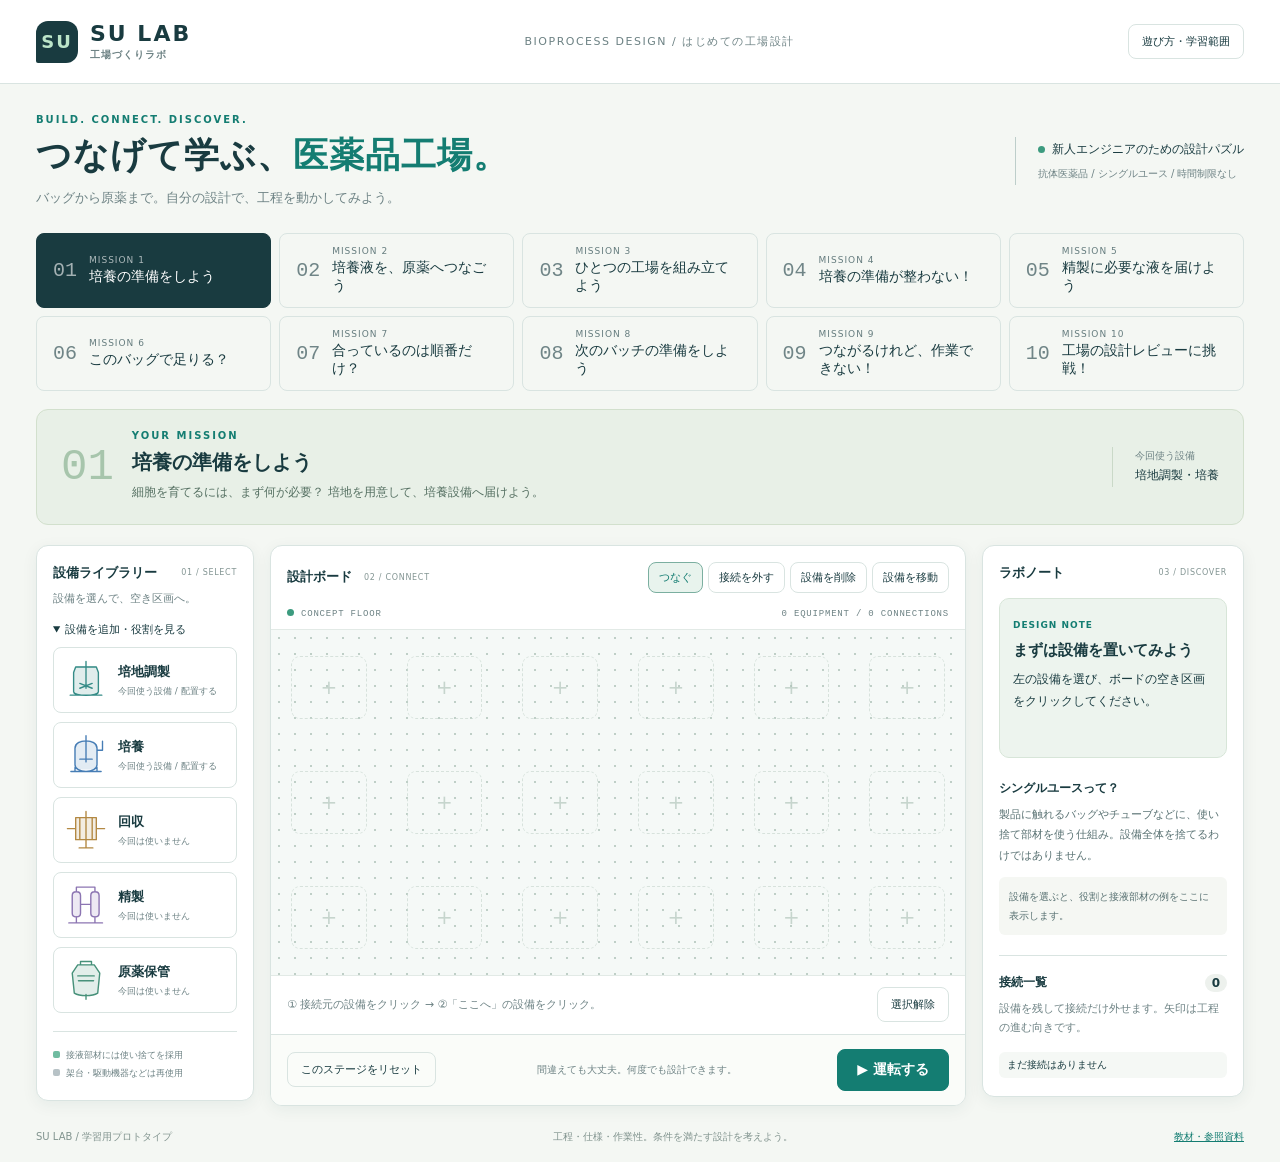
<file: index.html>
<!doctype html>
<html lang="ja">
<head>
  <meta charset="utf-8">
  <meta name="viewport" content="width=device-width, initial-scale=1">
  <title>SU LAB — シングルユース工場づくり</title>
  <link rel="stylesheet" href="styles.css">
  <script src="core.js" defer></script>
  <script src="missions.js" defer></script>
  <script src="app.js" defer></script>
</head>
<body>
  <header class="topbar">
    <a class="brand" href="index.html"><span class="brand-mark">SU</span><span>SU LAB<small>工場づくりラボ</small></span></a>
    <span class="top-note">BIOPROCESS DESIGN / はじめての工場設計</span>
    <button id="help-toggle" class="quiet" aria-expanded="false" aria-controls="help">遊び方・学習範囲</button>
  </header>
  <main>
    <section class="intro">
      <div><p class="eyebrow">BUILD. CONNECT. DISCOVER.</p><h1>つなげて学ぶ、<span>医薬品工場。</span></h1><p class="subtitle">バッグから原薬まで。自分の設計で、工程を動かしてみよう。</p></div>
      <div class="intro-tag"><span class="status-dot"></span>新人エンジニアのための設計パズル<br><small>抗体医薬品 / シングルユース / 時間制限なし</small></div>
    </section>
    <section id="help" class="help-panel" hidden>
      <h2>実験するように、設計しよう。</h2>
      <p>① 左の設備を選び、空き区画をクリックして配置。②「つなぐ」で接続元をクリック。「ここへ」の設備にマウスを重ねて予定の矢印を確認し、クリックで確定。③「運転する」で結果を確認。確定済みの接続は「接続を外す」モードで線をクリックするか、右側の接続一覧の「外す」で解除できます。交差部分では対象を選びます。解除直後は「元に戻す」が使えます。</p>
      <p>ミッション5・10で精製設備へつなぐ場合は、接続元を選んでから設備の下の入口ボタンを直接選びます。接続口はチューブを取り付ける出入口のことです。ミッション5では図解と緩衝液Aの案内で練習し、緩衝液Bは仕様書から判断します。入口を間違えたら接続を外してつなぎ直せます。</p>
      <p>6〜8・10は「部材を扱う」で、左の部材棚を調べる →「この部材を持つ」→ ボードの取付先をクリック。容量バッグは原薬保管、接液バッグは培養、チューブは線上の「チューブ」ボタンへ取り付けます。部材は空き区画に置きません。使用済み接液部材は作業台で先に外し、新品へ交換します。架台・駆動機器は残して清掃・確認し、バッグとチューブの両方で仕様・包装・取付を確認します。確認は学習上の記録であり、実作業の代替ではありません。</p>
      <p>9・10は「設備を移動」→ 設備 → 空き区画で通路と交換作業場所を確保します。レビューでは受入量と容量、中央通路の搬送を模式表示します。10はレビュー前に不備の場所を教えず、レビュー後の指摘から修正操作へ進めます。A型・B型の形と記号は架空の規格を見分ける教材表現です。</p>
      <p>「接続をキャンセル」（配置中は「配置をキャンセル」）またはEscapeは、途中の選択だけを取り消します。既存の接続は残ります。「接続を外す」でも設備自体は削除しません。</p>
      <p>1〜3では一本の工程経路を作ります。4〜10では仕様カードに従い、供給口・容量・部材・作業スペースも確認します。9・10だけは配置位置も判定します。「設備を移動」で設備→空き区画の順にクリックすると、接続を残して移動できます。</p>
      <p><strong>学習用の概念モデルです。</strong> 実設計・GMP・無菌性の判定には使えません。回収・精製は複数工程をまとめた表現で、アニメーションは実時間や連続運転を表しません。バッグ等の接液部材と、再使用する架台・駆動機器は別物です。</p>
    </section>
    <nav id="stages" class="stages" aria-label="ミッション"></nav>
    <section class="mission">
      <div class="mission-number" id="mission-number">01</div>
      <div><p class="eyebrow">YOUR MISSION</p><h2 id="mission-title"></h2><p id="mission-description"></p></div>
      <div class="mission-target"><small>今回使う設備</small><span id="mission-equipment"></span></div>
    </section>
    <section id="specification-panel" class="specification-panel" hidden>
      <h2>課題仕様書 <small>架空の学習用条件 / 実設計基準ではありません</small></h2>
      <p id="specification-text"></p>
      <section id="port-introduction" class="port-introduction" hidden>
        <h3>接続口って何？</h3>
        <p>チューブを取り付ける設備の出入口です。今回は、精製設備の「どの入口へ液を届けるか」を選びます。</p>
        <div class="port-diagram"><span>抗体を含む液 → 抗体液入口</span><span>緩衝液A → 緩衝液A入口</span><span>緩衝液B → 緩衝液B入口</span><strong>精製設備（模式図）</strong></div>
        <p>これらは複数の精製操作をまとめた架空の設備の入口です。実設備に必ずA・B専用入口があるという意味ではありません。「緩衝液A・B」は液の種類で、ミッション7の「A型・B型」は接続規格です。</p>
        <p id="port-guidance" role="status" aria-live="polite"></p>
      </section>
    </section>
    <section id="operation-guide" class="operation-guide" hidden aria-label="今回の操作">
      <h2>今回の操作</h2><p id="operation-text"></p>
      <div id="operation-shortcuts"></div>
    </section>
    <div class="workspace">
      <aside class="palette-panel panel">
        <div class="panel-heading"><h2>設備ライブラリー</h2><span>01 / SELECT</span></div>
        <p class="muted">設備を選んで、空き区画へ。</p>
        <section id="stock-panel" class="stock-panel" hidden>
          <h3>部材棚 <small>調べる → 持つ → 取り付ける</small></h3>
          <div id="stock-items"></div>
          <div id="stock-detail" role="status" aria-live="polite"></div>
        </section>
        <details id="equipment-library" open>
          <summary>設備を追加・役割を見る</summary>
          <div id="palette" class="palette"></div>
        </details>
        <div class="material-key"><span class="bag-dot"></span>接液部材には使い捨てを採用<br><span class="frame-dot"></span>架台・駆動機器などは再使用</div>
      </aside>
      <section class="factory-panel panel" aria-label="設計ボード">
        <div class="board-toolbar">
          <div class="panel-heading"><h2>設計ボード</h2><span>02 / CONNECT</span></div>
          <div class="tools" role="group" aria-label="編集モード">
            <button id="connect-mode" aria-pressed="true">つなぐ</button>
            <button id="disconnect-mode" aria-pressed="false">接続を外す</button>
            <button id="delete-mode" aria-pressed="false">設備を削除</button>
            <button id="move-mode" aria-pressed="false">設備を移動</button>
            <button id="workshop-mode" aria-pressed="false" hidden>部材を扱う</button>
          </div>
        </div>
        <div class="board-meta"><span><span class="status-dot"></span>CONCEPT FLOOR</span><span id="board-count">0 EQUIPMENT / 0 CONNECTIONS</span></div>
        <div id="board" class="board">
          <svg id="pipes" viewBox="0 0 960 480" preserveAspectRatio="none" aria-hidden="true">
            <defs><marker id="arrow" viewBox="0 0 16 16" refX="16" refY="8" markerWidth="16" markerHeight="16" markerUnits="userSpaceOnUse" orient="auto"><path d="M 1 1 L 15 8 L 1 15 z" fill="#126b62" stroke="white" stroke-width="1.5"/></marker></defs>
            <g id="pipe-lines"></g>
          </svg>
          <div id="slots" class="slots" aria-label="設備配置区画"></div>
          <div id="pipe-tools" class="pipe-tools"></div>
        </div>
        <div class="board-footer"><span id="mode-instruction">左の設備を選ぶか、配置した設備をクリックして接続します。</span><button id="cancel-selection" class="quiet">選択解除</button></div>
        <section id="workbench" class="workbench" hidden aria-label="選んだ部位の作業台"></section>
        <section id="review-scene" class="review-scene" hidden aria-label="レビューの模式表示" aria-live="polite"></section>
        <section id="connection-picker" class="connection-picker" hidden aria-label="外す接続を選択">
          <p>接続線が重なっています。外す接続を選んでください。</p>
          <div id="connection-options"></div>
          <button id="picker-cancel" class="quiet">閉じる</button>
        </section>
        <div id="disconnect-notice" class="disconnect-notice" hidden>
          <span id="disconnect-message" role="status" aria-live="polite"></span>
          <button id="undo-disconnect">元に戻す</button>
        </div>
        <div class="run-toolbar"><button id="reset" class="quiet">このステージをリセット</button><span>間違えても大丈夫。何度でも設計できます。</span><button id="run" class="primary">▶ 運転する</button></div>
      </section>
      <aside class="inspector panel">
        <div class="panel-heading"><h2>ラボノート</h2><span>03 / DISCOVER</span></div>
        <section class="feedback" id="feedback-box" data-kind="info">
          <span class="feedback-label" id="feedback-label">READY TO BUILD</span>
          <h3 id="feedback-title">まずは設備を置いてみよう</h3>
          <p id="feedback-message" role="status" aria-live="polite">左の設備を選び、ボードの空き区画をクリックしてください。</p>
          <div id="review-actions" class="review-actions"></div>
        </section>
        <button id="next" class="primary next" hidden>次のミッションへ →</button>
        <section class="equipment-note"><h3 id="equipment-title">シングルユースって？</h3><p id="equipment-description">製品に触れるバッグやチューブなどに、使い捨て部材を使う仕組み。設備全体を捨てるわけではありません。</p><p id="equipment-material" class="material-note">設備を選ぶと、役割と接液部材の例をここに表示します。</p></section>
        <section class="connections-section"><h3>接続一覧 <span id="connection-count">0</span></h3><p class="muted">設備を残して接続だけ外せます。矢印は工程の進む向きです。</p><ul id="connections"></ul></section>
      </aside>
    </div>
    <footer class="page-footer"><span>SU LAB / 学習用プロトタイプ</span><span>工程・仕様・作業性。条件を満たす設計を考えよう。</span><a href="README.md">教材・参照資料</a></footer>
  </main>
  <dialog id="completion" aria-labelledby="completion-title" aria-describedby="completion-lesson">
    <div class="completion-card">
      <div class="completion-emblem" aria-hidden="true">✓</div>
      <p class="eyebrow">DESIGN ACHIEVED</p>
      <h2 id="completion-title">MISSION<br>COMPLETE!</h2>
      <p id="completion-mission"></p>
      <h3>今回できたこと</h3>
      <p id="completion-lesson"></p>
      <div class="completion-actions"><button id="completion-close">設計を見直す</button><button id="completion-next" class="primary">次のミッションへ →</button></div>
      <p id="completion-finale" hidden>全10ミッションをクリア！ 学んだ条件を、実際の仕様書を読む視点につなげましょう。</p>
    </div>
  </dialog>
</body>
</html>
</file>
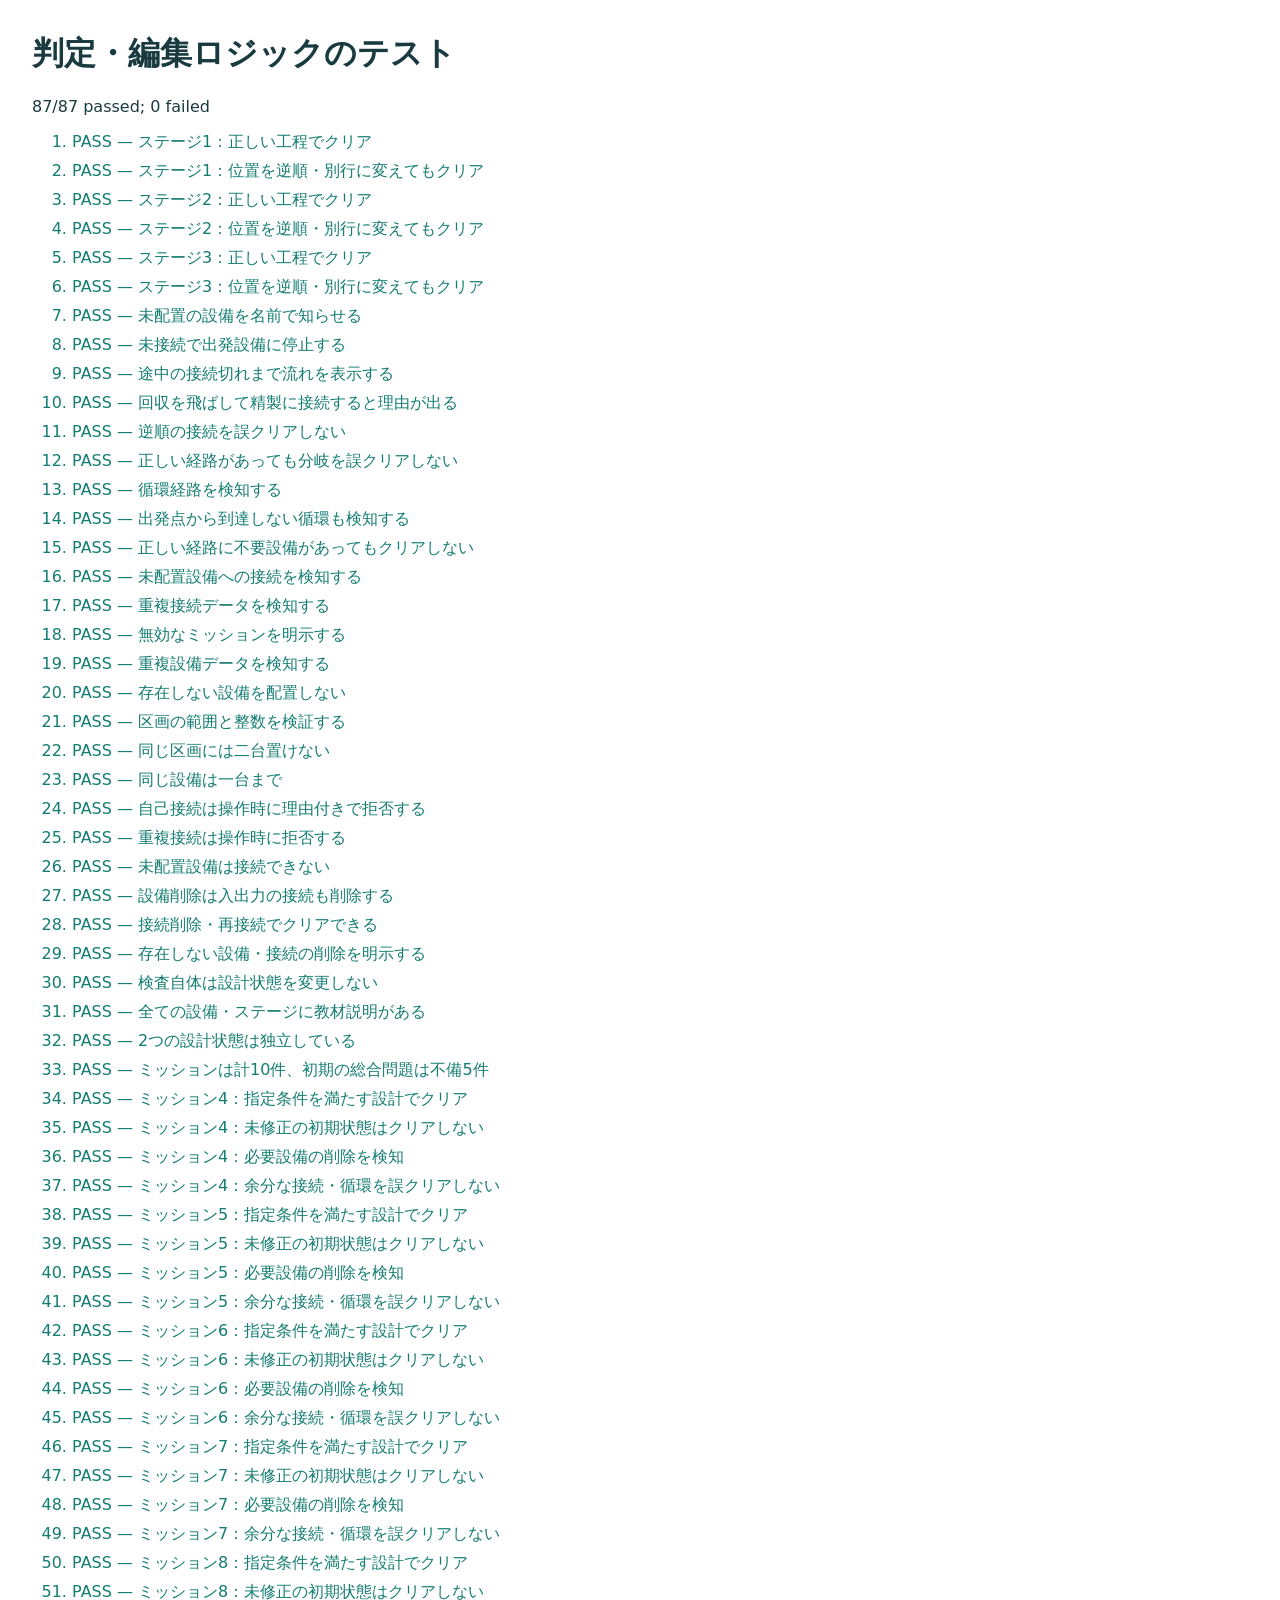
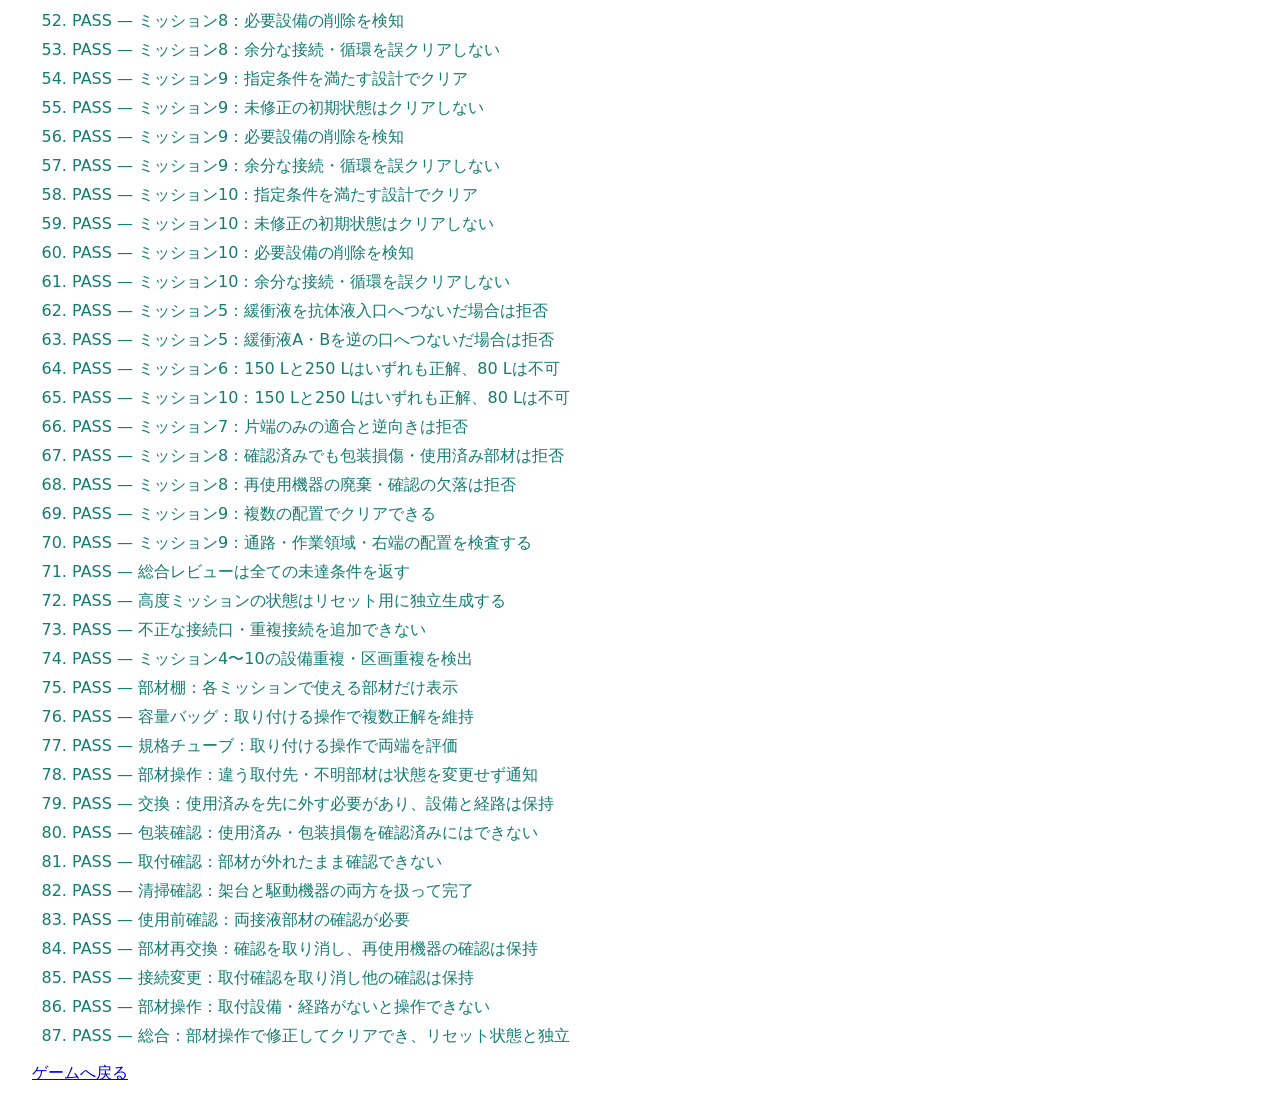
<file: tests.html>
<!doctype html>
<html lang="ja">
<head>
  <meta charset="utf-8">
  <title>SU LAB — 判定テスト</title>
  <script src="core.js" defer></script>
  <script src="missions.js" defer></script>
  <script src="tests.js" defer></script>
  <style>body { font-family: system-ui, sans-serif; margin: 32px; color: #193b40; } li { margin: 8px 0; } .pass { color: #147d72; } .fail { color: #b62b2b; }</style>
</head>
<body>
  <h1>判定・編集ロジックのテスト</h1>
  <p id="summary" role="status">実行中…</p>
  <ol id="results"></ol>
  <a href="index.html">ゲームへ戻る</a>
</body>
</html>
</file>
<file: styles.css>
:root { color-scheme: light; --ink: #193b40; --muted: #6d8284; --teal: #147d72; --line: #d9e4e1; --paper: #f4f7f3; }
* { box-sizing: border-box; }
body { margin: 0; background: var(--paper); color: var(--ink); font-family: "Yu Gothic UI", "Meiryo", system-ui, sans-serif; font-size: 14px; }
button, a { -webkit-tap-highlight-color: transparent; }
button { font: inherit; cursor: pointer; border: 1px solid var(--line); border-radius: 8px; color: var(--ink); background: white; padding: 9px 13px; transition: background .15s, box-shadow .15s; }
button:hover:not(:disabled) { background: #eaf4ef; border-color: #80b9aa; }
button:focus-visible, a:focus-visible { outline: 3px solid #e8aa42; outline-offset: 3px; }
button:disabled { cursor: not-allowed; opacity: .45; }
[hidden] { display: none !important; }
h1, h2, h3, p { margin: 0; }
a { color: var(--teal); }
.topbar { height: 84px; display: flex; align-items: center; justify-content: space-between; padding: 0 36px; border-bottom: 1px solid var(--line); background: #fff; gap: 20px; }
.brand { display: flex; gap: 12px; align-items: center; text-decoration: none; color: var(--ink); font-size: 22px; font-weight: 800; letter-spacing: 2px; }
.brand-mark { display: grid; place-items: center; background: var(--ink); color: #bce5c9; width: 42px; height: 42px; border-radius: 12px 12px 12px 2px; font-size: 18px; }
.brand small { display: block; letter-spacing: 1px; font-size: 10px; margin-top: 2px; color: var(--muted); }
.top-note { font-size: 11px; letter-spacing: 1.5px; color: var(--muted); }
main { max-width: 1660px; padding: 30px 36px 18px; margin: auto; }
.intro { display: flex; align-items: center; justify-content: space-between; gap: 20px; margin-bottom: 26px; }
.eyebrow { color: var(--teal); font-size: 10px; font-weight: 800; letter-spacing: 2px; margin-bottom: 8px; }
h1 { font-size: clamp(26px, 2.7vw, 40px); letter-spacing: 1px; font-weight: 800; }
h1 span { color: var(--teal); }
.subtitle { margin-top: 10px; color: var(--muted); font-size: 13px; }
.intro-tag { line-height: 2; font-size: 12px; color: var(--ink); padding-left: 22px; border-left: 1px solid #bdceca; }
.intro-tag small { color: var(--muted); font-size: 10px; }
.status-dot { display: inline-block; width: 7px; height: 7px; border-radius: 50%; background: #3c9b7f; margin-right: 7px; }
.help-panel { padding: 20px; background: #e7f1e8; border: 1px solid #b9d2bd; border-radius: 12px; margin-bottom: 20px; line-height: 1.9; }
.help-panel h2 { font-size: 18px; margin-bottom: 8px; }
.help-panel p + p { margin-top: 8px; }
.stages { display: grid; grid-template-columns: repeat(5, minmax(0, 1fr)); gap: 8px; margin-bottom: 18px; }
.stage-button { flex: 1; display: flex; gap: 12px; align-items: center; text-align: left; padding: 12px 16px; background: transparent; }
.stage-button[aria-current="step"] { background: var(--ink); border-color: var(--ink); color: white; }
.stage-button[aria-current="step"]:hover { background: #245057; }
.step-index { font-family: monospace; font-size: 20px; opacity: .6; }
.stage-button small { display: block; font-size: 9px; margin-bottom: 3px; letter-spacing: 1px; opacity: .65; }
.step-complete { margin-left: auto; color: #76c29d; }
.mission { display: flex; gap: 18px; align-items: center; padding: 20px 24px; background: #e8f0e7; border: 1px solid #d2e0cd; border-radius: 12px; margin-bottom: 20px; }
.mission-number { font: 44px monospace; color: #a7c5ac; }
.mission h2 { font-size: 20px; margin-bottom: 6px; }
.mission p:not(.eyebrow) { font-size: 12px; line-height: 1.8; color: #546f61; }
.mission-target { margin-left: auto; max-width: 250px; padding-left: 22px; border-left: 1px solid #cad9c8; line-height: 1.8; font-size: 12px; }
.mission-target small { display: block; font-size: 10px; color: var(--muted); }
.workspace { display: grid; grid-template-columns: 218px minmax(0, 1fr) 262px; gap: 16px; align-items: start; }
.panel { background: #fff; border: 1px solid var(--line); border-radius: 12px; box-shadow: 0 4px 16px #173a3810; overflow: hidden; }
.palette-panel, .inspector { padding: 18px 16px; }
.panel-heading { display: flex; gap: 6px; align-items: center; justify-content: space-between; }
.panel-heading h2 { font-size: 13px; }
.panel-heading > span { font-size: 8px; letter-spacing: .7px; color: #839593; }
.muted { color: var(--muted); font-size: 11px; line-height: 1.7; margin: 8px 0 14px; }
.palette { display: grid; gap: 9px; }
.equipment-button { text-align: left; display: flex; align-items: center; gap: 10px; padding: 10px; width: 100%; position: relative; }
.equipment-button[aria-pressed="true"] { background: #e9f6ed; border-color: var(--teal); box-shadow: inset 3px 0 var(--teal); }
.equipment-button svg { width: 44px; height: 44px; flex: none; }
.equipment-button strong { display: block; font-size: 13px; }
.equipment-button small { display: block; margin-top: 4px; color: var(--muted); font-size: 9px; }
.equipment-button .placed { color: var(--teal); }
.material-key { margin-top: 18px; font-size: 9px; line-height: 2; color: var(--muted); padding-top: 14px; border-top: 1px solid var(--line); }
.bag-dot, .frame-dot { display: inline-block; width: 7px; height: 7px; border-radius: 2px; background: #70bca1; margin-right: 6px; }
.frame-dot { background: #b7c2c6; }
.board-toolbar { padding: 16px; display: flex; align-items: center; justify-content: space-between; gap: 10px; }
.board-toolbar .panel-heading { gap: 12px; }
.tools { display: flex; gap: 5px; }
.tools button { font-size: 11px; padding: 7px 10px; }
.tools button[aria-pressed="true"] { background: #e8f3ed; border-color: #7bafa0; color: var(--teal); }
.board-meta { display: flex; justify-content: space-between; padding: 0 16px 10px; font: 9px monospace; color: var(--muted); letter-spacing: .8px; }
.board { position: relative; width: 100%; aspect-ratio: 2 / 1; min-height: 330px; background-color: #f5f9f7; background-image: radial-gradient(#bfcfc7 1px, transparent 1px); background-size: 16px 16px; border-top: 1px solid #e2eae6; border-bottom: 1px solid #e2eae6; }
#pipes { position: absolute; width: 100%; height: 100%; inset: 0; overflow: hidden; pointer-events: none; z-index: 2; }
.pipe { stroke: #126b62; stroke-width: 3; fill: none; }
.pipe-halo { stroke: white; stroke-width: 8; fill: none; }
.pipe.preview { stroke: #126b62; stroke-dasharray: 6 5; }
.pipe.running { stroke: #198e70; stroke-width: 5; stroke-dasharray: 10 8; animation: flowing .6s linear infinite; }
.pipe.finished { stroke: #2d9c7a; stroke-width: 4; }
.pipe.uninstalled-pipe { stroke: #a88355; stroke-dasharray: 3 7; }
@keyframes flowing { to { stroke-dashoffset: -36; } }
.slots { display: grid; grid-template-columns: repeat(6, minmax(0, 1fr)); grid-template-rows: repeat(3, minmax(0, 1fr)); position: absolute; inset: 0; padding: 0; }
.slot { background: transparent; border: 1px solid transparent; border-radius: 9px; margin: 14px 8px; padding: 4px; display: flex; flex-direction: column; align-items: center; justify-content: center; min-width: 0; }
.slot.empty { margin: 26px 20px; font-size: 20px; color: #aec2b8; border: 1px dashed #c8d7cf; opacity: .65; }
.slot.empty:hover:not(:disabled) { background: #e3f2e8; opacity: 1; }
.slot.node { background: #ffffffed; border: 1px solid #d3e0db; box-shadow: 0 4px 9px #224c3914; }
.slot.node svg { width: 48px; height: 48px; max-height: 60%; }
.slot.node strong { font-size: 11px; margin-top: 4px; overflow-wrap: anywhere; line-height: 1.3; }
.slot.node small { font: 8px monospace; color: #7a9490; margin-top: 3px; }
.slot.selected { border: 2px solid var(--teal); background: #e2f5e9; }
.slot.candidate { border: 2px dashed #319c87; background: #f0faf4; }
.slot.candidate:hover:not(:disabled), .slot.candidate:focus-visible { background: #d9f2e5; border-style: solid; }
.connection-badge { font-size: 10px; font-weight: 800; color: #126b62; background: #ddf1e6; border-radius: 4px; padding: 2px 5px; margin-top: 3px; }
.slot.selected .connection-badge { color: white; background: #147d72; }
.slot.active { border: 2px solid #168a6d; background: #d8f3df; box-shadow: 0 0 0 4px #359e7620; }
.slot.stopped { border: 2px solid #c07836; background: #fff1dc; }
.board-footer { min-height: 58px; display: flex; align-items: center; gap: 8px; justify-content: space-between; padding: 10px 16px; color: var(--muted); font-size: 11px; }
.quiet { background: transparent; font-size: 11px; }
.board-footer button { white-space: nowrap; }
.run-toolbar { padding: 14px 16px; background: #fafcf9; display: flex; justify-content: space-between; align-items: center; gap: 10px; border-top: 1px solid var(--line); }
.run-toolbar > span { font-size: 10px; color: var(--muted); }
.primary { background: var(--teal); border-color: var(--teal); color: white; font-weight: 700; padding: 11px 19px; white-space: nowrap; }
.primary:hover:not(:disabled) { background: #11695f; color: white; border-color: #11695f; }
.feedback { padding: 16px 13px; margin-top: 16px; background: #edf4ee; border: 1px solid #d7e5d8; border-radius: 10px; min-height: 160px; }
.feedback-label { font-size: 9px; font-weight: 800; letter-spacing: 1px; color: var(--teal); }
.feedback h3 { font-size: 15px; margin: 10px 0 8px; }
.feedback p, .equipment-note p { font-size: 12px; line-height: 1.9; overflow-wrap: anywhere; }
.feedback p { white-space: pre-line; }
.feedback[data-kind="error"] { background: #fff4e4; border-color: #e8d1ad; }
.feedback[data-kind="error"] .feedback-label { color: #a0642c; }
.feedback[data-kind="success"] { background: #dff1e3; border-color: #8abb97; }
.feedback[data-kind="running"] { background: #e5f3f2; }
.next { width: 100%; margin-top: 10px; font-size: 12px; }
.equipment-note { margin-top: 22px; }
.equipment-note h3, .connections-section h3 { font-size: 12px; margin-bottom: 8px; }
.equipment-note p { color: #587172; font-size: 11px; }
.material-note { margin-top: 10px; padding: 10px; background: #f5f7f3; border-radius: 6px; font-size: 10px !important; }
.connections-section { margin-top: 20px; padding-top: 18px; border-top: 1px solid var(--line); }
.connections-section h3 { display: flex; justify-content: space-between; }
.connections-section h3 span { background: #edf1ed; padding: 2px 7px; border-radius: 10px; }
#connections { list-style: none; margin: 0; padding: 0; display: grid; gap: 6px; }
#connections li { display: flex; gap: 4px; justify-content: space-between; align-items: center; font-size: 10px; padding: 6px 8px; background: #f5f8f5; border-radius: 6px; }
#connections button { border: 0; background: transparent; padding: 4px 6px; color: #a56744; }
.pipe-hit { stroke: transparent; stroke-width: 22; fill: none; pointer-events: stroke; cursor: pointer; }
.pipe.detach-target { stroke: #c15d29; stroke-width: 5; }
.pipe-hit, .pipe-hit title { pointer-events: stroke; }
.connection-picker, .disconnect-notice { padding: 12px 16px; border-top: 1px solid #e1d7c2; background: #fff6e5; font-size: 12px; line-height: 1.8; }
#connection-options { display: flex; gap: 8px; flex-wrap: wrap; margin: 8px 0; }
.disconnect-notice { display: flex; align-items: center; justify-content: space-between; gap: 12px; background: #e7f4ed; }
.disconnect-notice button, #connections button { white-space: nowrap; }
.tools { flex-wrap: wrap; }
.port-introduction { margin-top: 14px; padding: 14px; background: white; border: 1px solid #cbdcd6; border-radius: 10px; }
.port-introduction h3 { font-size: 16px; margin-bottom: 8px; }
.port-introduction p { font-size: 12px; line-height: 1.8; }
.port-diagram { display: grid; grid-template-columns: 1fr auto; gap: 8px; margin: 12px 0; max-width: 520px; }
.port-diagram span { grid-column: 1; padding: 6px 10px; background: #eaf3f8; border-radius: 6px; font-size: 12px; }
.port-diagram strong { grid-column: 2; grid-row: 1 / 4; display: grid; place-items: center; border: 2px solid #8c75b2; padding: 14px; border-radius: 10px; font-size: 12px; }
#port-guidance { color: #126b62; font-weight: 700; margin-top: 10px; }
.board.ports-visible { min-height: 510px; }
.port-cell { position: relative; min-width: 0; }
.port-cell > .slot { position: absolute; inset: 0 0 auto; height: 56px; margin: 8px; flex-direction: row; gap: 4px; }
.port-cell > .slot svg { width: 26px; height: 32px; max-height: none; flex: none; }
.port-cell > .slot small, .port-cell > .slot .connection-badge { display: none; }
.equipment-ports { position: absolute; top: 70px; left: 8px; right: 8px; display: grid; gap: 4px; z-index: 3; }
.equipment-ports button { padding: 4px 2px; min-height: 26px; font-size: 10px; border-color: #7f9ba8; background: #f3f9fc; }
.equipment-ports .guided-port { background: #ffe8a9; border: 2px solid #b78111; box-shadow: 0 0 0 3px #e4aa3c30; font-weight: 800; }
.operation-guide { margin-bottom: 18px; padding: 16px 20px; border: 1px solid #b9d5c7; background: #eaf5ef; border-radius: 12px; }
.operation-guide h2 { font-size: 14px; margin-bottom: 8px; }
.operation-guide p { font-size: 12px; line-height: 1.8; }
#operation-shortcuts { display: flex; flex-wrap: wrap; gap: 8px; margin-top: 10px; }
.stock-panel { margin-bottom: 16px; }
.stock-panel h3 { font-size: 14px; margin-bottom: 10px; }
.stock-panel h3 small { display: block; font-size: 10px; font-weight: 400; margin-top: 5px; }
#stock-items { display: grid; grid-template-columns: repeat(2, minmax(0, 1fr)); gap: 6px; max-height: 380px; overflow-y: auto; padding: 4px; }
.stock-card { padding: 8px 5px; display: flex; flex-direction: column; gap: 6px; align-items: center; overflow-wrap: anywhere; }
.stock-card strong { font-size: 11px; }
.stock-card small { font-size: 9px; color: var(--muted); }
.stock-card[aria-pressed="true"] { border: 2px solid var(--teal); background: #e4f3ec; }
.part-drawing { display: grid; place-items: center; min-height: 42px; width: 100%; max-width: 75px; background: #e0eef8; border: 2px solid #7398ad; font: bold 12px monospace; }
.part-drawing.bag { border-radius: 10px 10px 18px 18px; }
.part-drawing.tube { min-height: 28px; border-radius: 20px; margin: 7px 0; }
.part-drawing.tube { display: flex; justify-content: center; gap: 2px; }
.connector { display: inline-grid; place-items: center; border: 2px solid #48708b; width: 22px; height: 22px; background: white; flex: none; }
.connector.type-A { border-radius: 50%; }
.connector.type-B { border-radius: 2px; }
.damaged-package { border-style: dashed; border-color: #ba692e; background: #ffecd9; }
#stock-detail:empty { display: none; }
#stock-detail { background: #fff7dd; padding: 10px; margin-top: 10px; border-radius: 8px; font-size: 11px; line-height: 1.8; }
#stock-detail button { width: 100%; margin-top: 8px; font-size: 11px; border-color: #b8a367; }
.workbench, .review-scene { padding: 16px; border-top: 1px solid #c9dbd4; background: #f0f7f3; }
.workbench h3, .review-scene h3 { font-size: 14px; margin: 10px 0; }
.workbench p, .review-scene p { font-size: 12px; line-height: 1.9; margin-top: 8px; }
.work-targets, .part-actions { display: flex; flex-wrap: wrap; gap: 8px; margin: 8px 0; }
.work-targets button { font-size: 11px; border-bottom: 3px solid #82a799; }
.work-targets button[aria-pressed="true"] { background: #193b40; color: white; }
.part-actions button { font-size: 12px; }
.inspection-observation { padding: 10px; background: #fff8e8; border-left: 3px solid #c6aa68; }
.assembly-diagram { display: grid; grid-template-columns: 2fr 1fr 2fr; grid-template-rows: auto auto; gap: 6px; margin: 14px 0; max-width: 560px; }
.assembly-diagram button { font-size: 11px; padding: 12px 6px; }
.assembly-bag { grid-column: 1; border: 2px solid #70a99b; border-radius: 18px 18px 24px 24px; background: #d9f0e7; }
.assembly-frame { grid-column: 1; grid-row: 2; border-bottom: 6px solid #798f96; background: #e3eaed; }
.assembly-drive { grid-column: 2; grid-row: 1 / 3; background: #e3eaed; }
.assembly-tubing { grid-column: 3; align-self: center; border: 3px solid #7398ad; border-radius: 24px; background: #e0eef8; }
.assembly-diagram .removed-part { border-style: dashed; background: transparent; color: #7c8c89; }
.review-actions { display: grid; gap: 6px; margin-top: 10px; }
.review-actions:empty { display: none; }
.review-actions button { font-size: 11px; text-align: left; }
.board.workshop-visible { min-height: 510px; }
.component-status { font-size: 10px; padding: 3px; line-height: 1.3; color: #285a70; }
.slot.node small { font-size: 10px; }
.port-cell > .slot .component-status { display: none; }
.install-target { border: 2px dashed #b78111 !important; background: #fff1c7 !important; box-shadow: 0 0 0 3px #e4aa3c20; }
.slot.move-destination { border: 2px dashed #35967d; font-size: 11px; opacity: 1; }
.pipe-tools { position: absolute; inset: 0; z-index: 3; pointer-events: none; }
.pipe-tools button { position: absolute; transform: translate(-50%, -50%); pointer-events: auto; font-size: 10px; padding: 6px; max-width: 150px; background: #e5f0f7; border: 2px solid #658d9b; }
.capacity-meter { margin-top: 10px; height: 24px; border: 2px solid #648b9b; border-radius: 7px; overflow: hidden; background: white; }
.capacity-meter span { display: block; height: 100%; background: #4a9cb2; transition: width .15s; }
.capacity-meter.over-capacity { border-color: #b96530; }
.capacity-meter.over-capacity span { background: #c67b44; }
.delivery-route { display: grid; grid-template-columns: repeat(6, minmax(0, 1fr)); gap: 4px; margin-top: 8px; }
.delivery-route span { padding: 10px 2px; text-align: center; font-size: 10px; background: #e1eefa; border: 1px solid #a9bfd6; border-radius: 5px; }
.delivery-route .blocked { background: #fbe7cf; color: #914e25; }
.delivery-route .traveler { background: #126b62; color: white; }
#equipment-library summary { font-size: 11px; cursor: pointer; margin: 10px 0; }
.page-footer { display: flex; justify-content: space-between; gap: 14px; color: #80938e; font-size: 10px; padding-top: 24px; }
@media (max-width: 1250px) { main { padding: 24px 20px; } .workspace { grid-template-columns: 185px minmax(0, 1fr) 220px; gap: 12px; } .run-toolbar > span, .board-toolbar .panel-heading > span { display: none; } .slot { margin: 14px 4px; } .slot.empty { margin: 26px 10px; } .mission-target { max-width: 200px; } }
@media (max-width: 1000px) { .workspace { grid-template-columns: 185px minmax(0, 1fr); } .inspector { grid-column: 1 / -1; display: grid; grid-template-columns: 1fr 1fr; gap: 16px; } .inspector > .panel-heading, .next { grid-column: 1 / -1; } .feedback, .equipment-note, .connections-section { margin-top: 0; } .connections-section { grid-column: 1 / -1; } .top-note, .intro-tag, .mission-target { display: none; } }
@media (max-width: 650px) { .topbar { padding: 0 16px; } main { padding: 20px 12px; } .stage-button { padding: 10px 8px; font-size: 10px; gap: 6px; } .step-index { font-size: 14px; } .workspace { display: flex; flex-direction: column; } .panel { width: 100%; } .palette { grid-template-columns: repeat(2, 1fr); } .material-key { display: none; } .board { min-height: 330px; } .slot.node strong { font-size: 9px; } .slot.node svg { width: 36px; } .inspector { display: block; } .equipment-note, .connections-section { margin-top: 18px; } .page-footer > span:nth-child(2) { display: none; } }
@media (prefers-reduced-motion: reduce) { *, *::before, *::after { animation: none !important; transition: none !important; } }
.specification-panel { padding: 20px 24px; margin: 0 0 20px; background: #fff9eb; border: 1px solid #e4d6b8; border-radius: 12px; }
.specification-panel h2 { font-size: 16px; margin-bottom: 10px; }
.specification-panel h2 small { display: inline-block; font-size: 10px; color: #8a744a; margin-left: 12px; }
.specification-panel > p { line-height: 1.9; font-size: 12px; }
.pipe.supply-pipe { stroke: #3972aa; stroke-dasharray: 8 4; }
.pipe-label { fill: #193b40; font-size: 11px; font-weight: 700; stroke: white; stroke-width: 4px; paint-order: stroke; stroke-linejoin: round; }
.slot.corridor { background: #e4edf8; border: 1px dashed #839dbf; opacity: 1; font-size: 10px; color: #456584; }
.slot.work-area { border: 2px dashed #bb9d54; background: #fff4d4; color: #7c652f; font-size: 10px; opacity: 1; }
.slot.node.corridor { border: 2px solid #c27843; }
#completion { border: 0; padding: 0; border-radius: 24px; width: min(640px, calc(100vw - 32px)); max-height: calc(100vh - 40px); box-shadow: 0 24px 90px #062e3660; color: var(--ink); background: #f7fff8; }
#completion::backdrop { background: #102f3bbd; backdrop-filter: blur(5px); }
.completion-card { padding: 36px; text-align: center; background: radial-gradient(circle at 50% 0, #ccedc4, transparent 55%); animation: celebrate .3s ease-out; }
@keyframes celebrate { from { opacity: 0; transform: scale(.9); } to { opacity: 1; transform: scale(1); } }
.completion-emblem { display: grid; place-items: center; margin: 0 auto 14px; width: 74px; height: 74px; border-radius: 50%; font-size: 46px; background: #147d72; color: white; box-shadow: 0 0 0 10px #147d7215; }
#completion-title { font: 900 clamp(38px, 5vw, 66px)/1.05 system-ui, sans-serif; letter-spacing: -2px; color: #126b62; }
#completion-mission { margin: 18px 0 24px; font-weight: 700; }
.completion-card h3 { font-size: 13px; margin-bottom: 8px; }
#completion-lesson { line-height: 1.9; font-size: 13px; }
.completion-actions { display: flex; justify-content: center; flex-wrap: wrap; gap: 10px; margin-top: 26px; }
#completion-finale { margin-top: 18px; color: #147d72; font-weight: 700; line-height: 1.8; }
@media (max-width: 1250px) { .board-toolbar { flex-wrap: wrap; } }
@media (max-width: 800px) { .stages { grid-template-columns: repeat(2, minmax(0, 1fr)); } .completion-card { padding: 24px; } }
</file>
